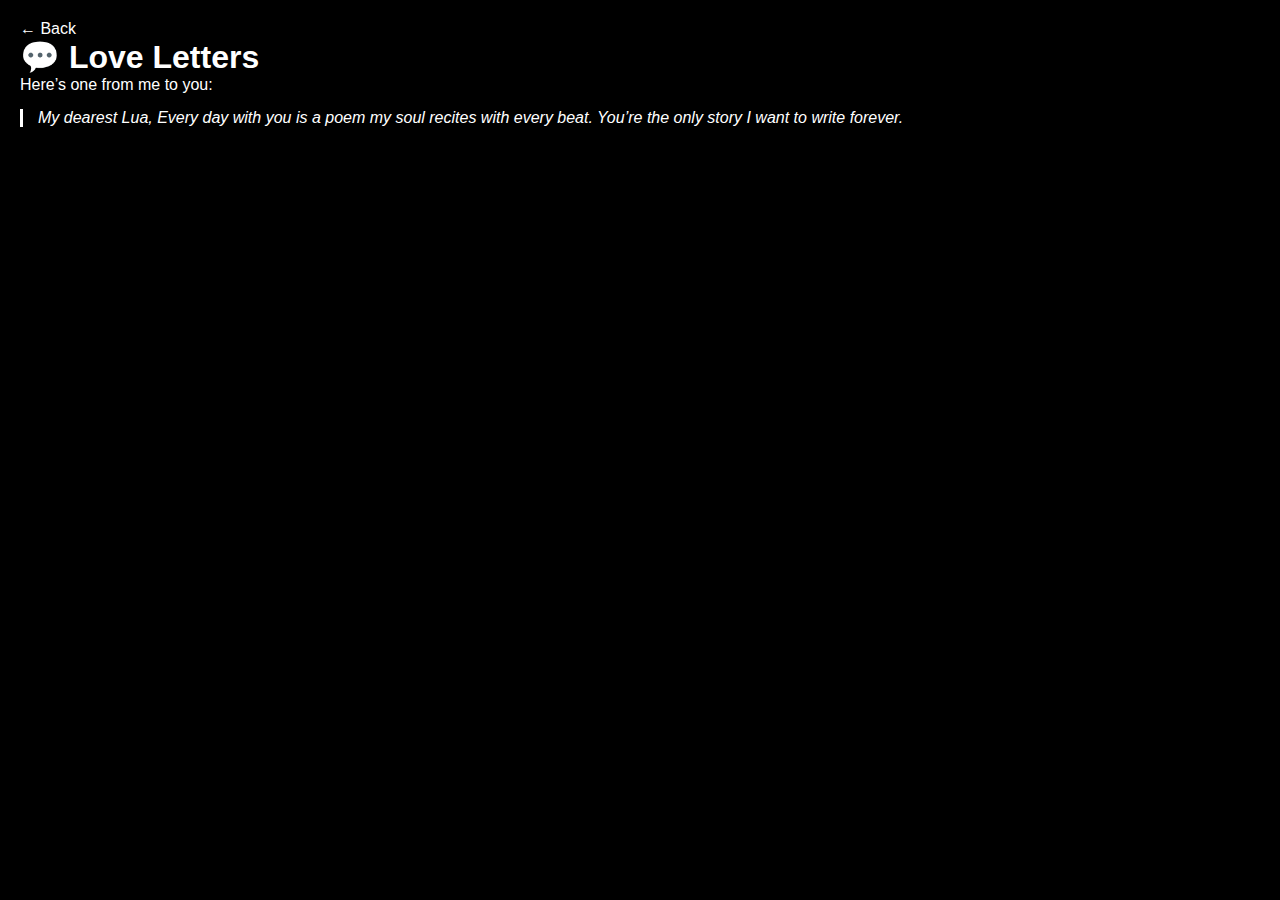
<file: letters.html>
<!DOCTYPE html>
<html lang="en">
<head>
  <meta charset="UTF-8" />
  <meta name="viewport" content="width=device-width, initial-scale=1.0" />
  <title>Love Letters</title>
  <link rel="stylesheet" href="styles.css" />
</head>
<body style="background:black; color:white; padding:20px">
  <a href="index.html" style="color:white; text-decoration:none;">← Back</a>
  <h1>💬 Love Letters</h1>
  <p>Here’s one from me to you:</p>
  <blockquote style="margin-top: 15px;">
    My dearest Lua,  
    Every day with you is a poem  
    my soul recites with every beat.  
    You’re the only story I want to write forever.  
  </blockquote>
</body>
</html>
</file>
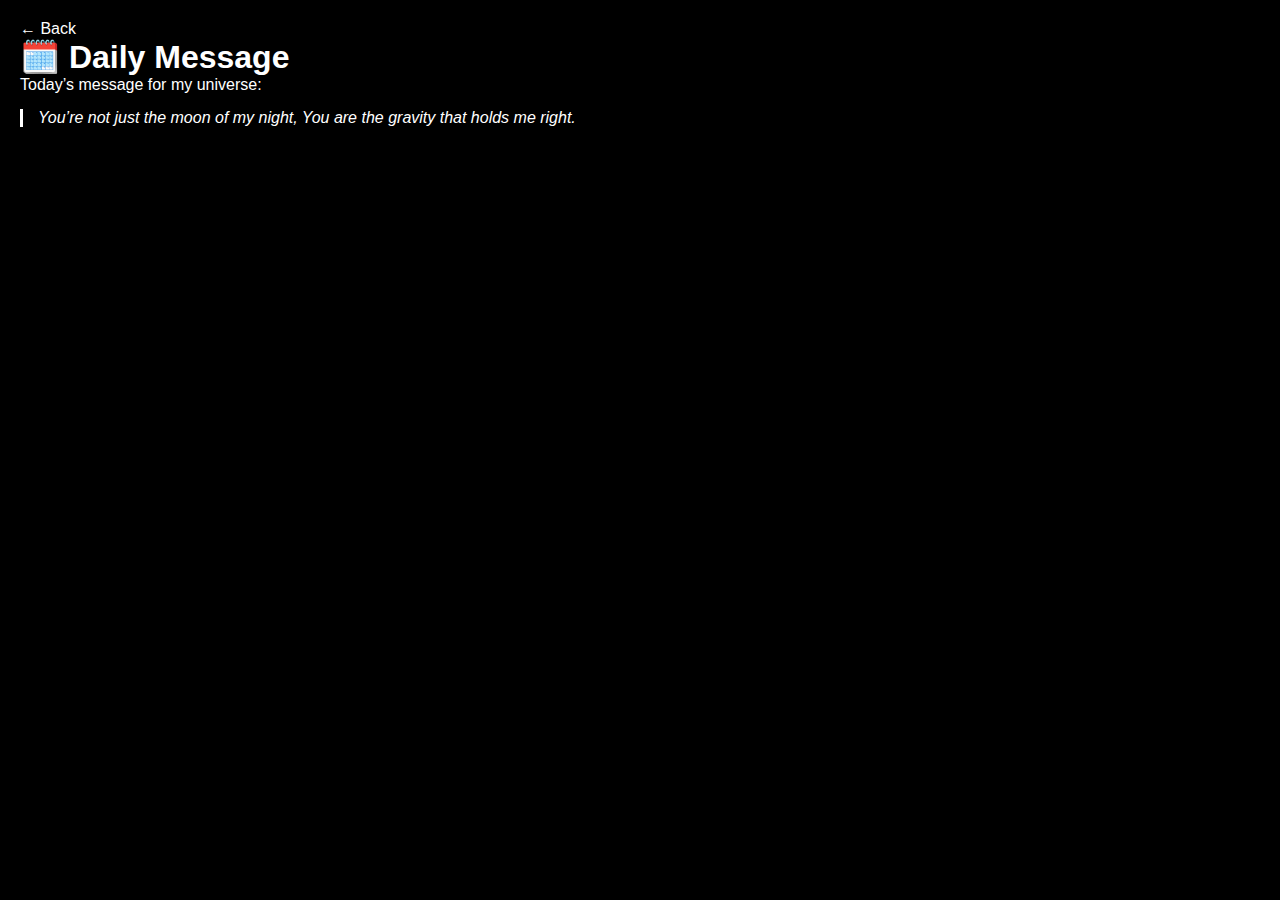
<file: message.html>
<!DOCTYPE html>
<html lang="en">
<head>
  <meta charset="UTF-8" />
  <meta name="viewport" content="width=device-width, initial-scale=1.0" />
  <title>Daily Message</title>
  <link rel="stylesheet" href="styles.css" />
</head>
<body style="background:black; color:white; padding:20px">
  <a href="index.html" style="color:white; text-decoration:none;">← Back</a>
  <h1>🗓️ Daily Message</h1>
  <p>Today’s message for my universe:</p>
  <blockquote style="margin-top: 15px; font-style: italic;">
    You’re not just the moon of my night,  
    You are the gravity that holds me right.  
  </blockquote>
</body>
</html>
</file>
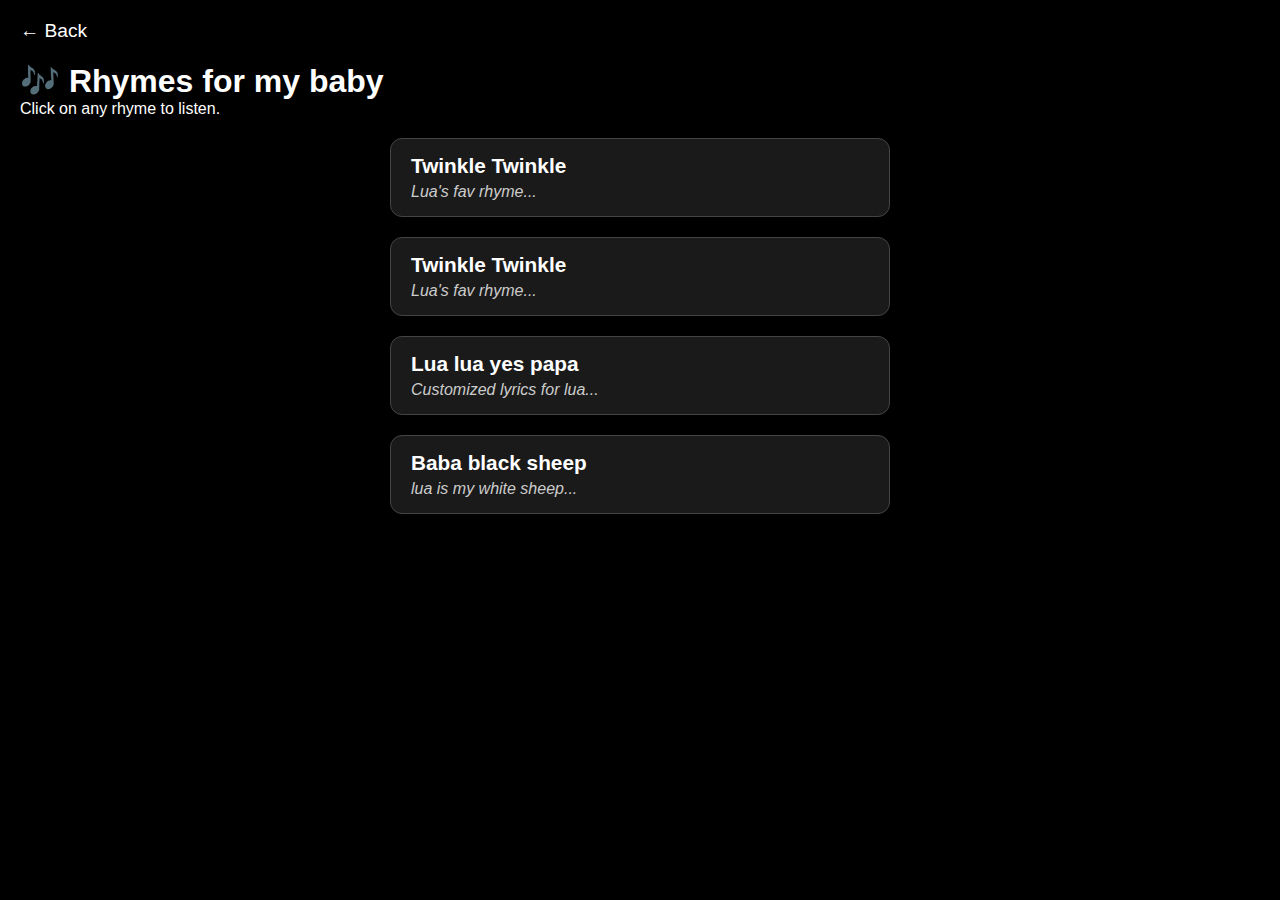
<file: rhymes.html>
<!DOCTYPE html>
<html lang="en">
<head>
  <meta charset="UTF-8" />
  <meta name="viewport" content="width=device-width, initial-scale=1.0" />
  <title>Rhymes for Her</title>
  <link rel="stylesheet" href="styles.css" />
  <style>
    .rhyme-list {
      display: flex;
      flex-direction: column;
      gap: 20px;
      margin-top: 20px;
      align-items: center;
    }

    .rhyme-card {
      width: 90%;
      max-width: 500px;
      background: #1a1a1a;
      border: 1px solid #444;
      border-radius: 12px;
      padding: 15px 20px;
      cursor: pointer;
      transition: background 0.3s, transform 0.2s;
    }

    .rhyme-card:hover {
      background: #2a2a2a;
      transform: scale(1.02);
    }

    .rhyme-title {
      font-size: 1.3em;
      font-weight: bold;
      color: #fff;
    }

    .rhyme-preview {
      font-size: 1em;
      color: #ccc;
      margin-top: 5px;
      font-style: italic;
    }

    /* Lightbox for full rhyme view */
    .rhyme-viewer {
      display: none;
      position: fixed;
      z-index: 9999;
      top: 0;
      left: 0;
      width: 100%;
      height: 100%;
      background: rgba(0, 0, 0, 0.95);
      justify-content: center;
      align-items: center;
      padding: 20px;
      text-align: center;
      flex-direction: column;
    }

    .rhyme-viewer.active {
      display: flex;
    }

    .rhyme-viewer h2 {
      font-size: 1.8em;
      margin-bottom: 10px;
    }

    .rhyme-viewer pre {
      white-space: pre-wrap;
      font-family: inherit;
      color: #eee;
      max-width: 600px;
    }

    .rhyme-viewer audio {
      margin: 20px 0;
      width: 90%;
      max-width: 500px;
    }

    .close-rhyme {
      margin-top: 20px;
      font-size: 1.2em;
      color: #fff;
      cursor: pointer;
      padding: 10px 20px;
      border: 1px solid white;
      border-radius: 8px;
      background: transparent;
      transition: background 0.3s;
    }

    .close-rhyme:hover {
      background: white;
      color: black;
    }
  </style>
</head>
<body class="page-container">
  <a href="index.html" class="back-link">← Back</a>
  <h1>🎶 Rhymes for my baby</h1>
  <p>Click on any rhyme to listen.</p>

  <div class="rhyme-list">
    <div class="rhyme-card" data-title="Twinkle Twinkle" data-audio="rhyme1.mp3" data-lyrics="Song Lyrics
Twinkle twinkle little star.
How I wonder what you are.
Up above the world so high.
Like a diamond in the sky.
Twinkle twinkle little star.
How I wonder what you are.

Twinkle twinkle little star.
How I wonder what you are.
Up above the world so high.
Like a diamond in the sky.
Twinkle twinkle little star.
How I wonder what you are.">
      <div class="rhyme-title">Twinkle Twinkle</div>
      <div class="rhyme-preview">Lua's fav rhyme...</div>
    </div>
    <div class="rhyme-card" data-title="Lua lua yes papa" data-audio="rhyme2.mp3" data-lyrics="Lua , Lua!
Yes papa?
Eating sugar?
No papa.
Telling lies?
No papa.
Open your mouth!
Ha ha ha! 

">
     <div class="rhyme-title">Twinkle Twinkle</div>
      <div class="rhyme-preview">Lua's fav rhyme...</div>
    </div>
    <div class="rhyme-card" data-title="Lua lua yes papa" data-audio="rhyme2.mp3" data-lyrics="Lua , Lua!
Yes papa?
Eating sugar?
No papa.
Telling lies?
No papa.
Open your mouth!
Ha ha ha! 

">
      
      <div class="rhyme-title">Lua lua yes papa</div>
      <div class="rhyme-preview">Customized lyrics for lua...</div>
    </div>
    <div class="rhyme-card" data-title="Baba black sheep" data-audio="rhyme3.mp3" data-lyrics="Baa-baa black sheep, have you any wool?
Yes sir, yes sir, three bags full
One for the master, one for the dame
One for the little boy who lives down the lane
Baa-baa black sheep, have you any wool?
Yes sir, yes sir, three bags full">
      <div class="rhyme-title">Baba black sheep</div>
      <div class="rhyme-preview">lua is my white sheep...</div>
    </div>
  </div>

  <!-- Lightbox Viewer -->
  <div id="rhymeViewer" class="rhyme-viewer">
    <h2 id="viewerTitle">Rhyme Title</h2>
    <audio id="viewerAudio" controls></audio>
    <pre id="viewerLyrics">Lyrics will appear here.</pre>
    <button class="close-rhyme" onclick="closeRhyme()">Close</button>
  </div>

  <script>
    const cards = document.querySelectorAll('.rhyme-card');
    const viewer = document.getElementById('rhymeViewer');
    const viewerTitle = document.getElementById('viewerTitle');
    const viewerAudio = document.getElementById('viewerAudio');
    const viewerLyrics = document.getElementById('viewerLyrics');

    cards.forEach(card => {
      card.addEventListener('click', () => {
        const title = card.dataset.title;
        const audio = card.dataset.audio;
        const lyrics = card.dataset.lyrics;

        viewerTitle.textContent = title;
        viewerAudio.src = audio;
        viewerLyrics.textContent = lyrics;

        viewer.classList.add('active');
      });
    });

    function closeRhyme() {
      viewer.classList.remove('active');
      viewerAudio.pause();
      viewerAudio.currentTime = 0;
    }
  </script>
</body>
</html>
</file>
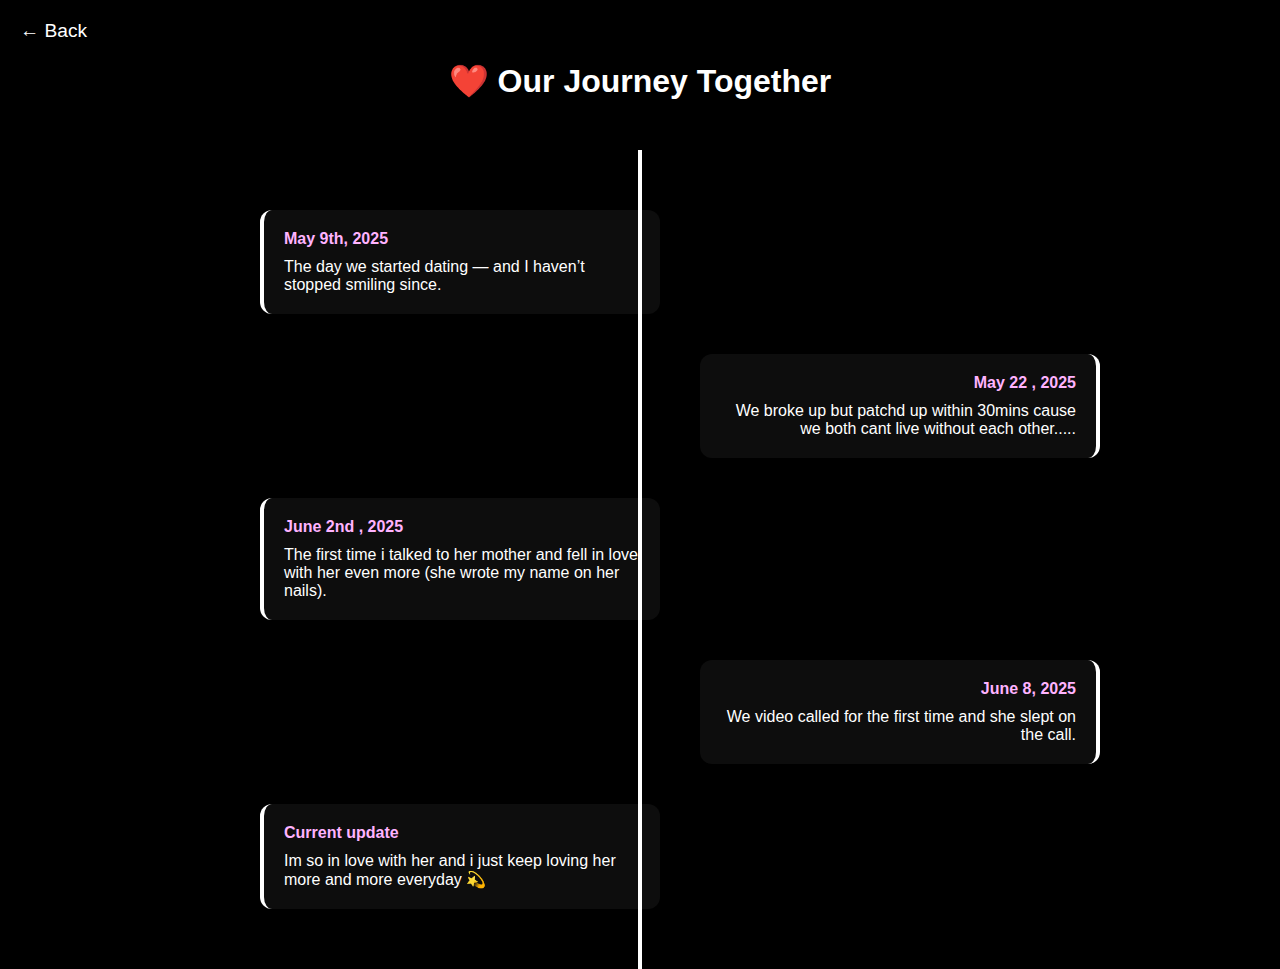
<file: timeline.html>
<!DOCTYPE html>
<html lang="en">
<head>
  <meta charset="UTF-8" />
  <meta name="viewport" content="width=device-width, initial-scale=1.0" />
  <title>Relationship Timeline</title>
  <link rel="stylesheet" href="styles.css" />
  <style>
    body {
      background: black;
      color: white;
      font-family: 'Segoe UI', sans-serif;
    }

    .timeline-container {
      position: relative;
      max-width: 800px;
      margin: 50px auto;
      padding: 20px;
    }

    .timeline-line {
      position: absolute;
      top: 0;
      left: 50%;
      width: 4px;
      height: 100%;
      background-color: white;
      transform: translateX(-50%);
    }

    .timeline-entry {
      position: relative;
      margin: 40px 0;
      padding: 20px;
      width: 100%;
      max-width: 400px;
      background: rgba(255, 255, 255, 0.05);
      border-radius: 12px;
      border-left: 4px solid white;
      opacity: 0;
      transform: translateY(30px);
      transition: all 0.6s ease;
    }

    .timeline-entry.show {
      opacity: 1;
      transform: translateY(0);
    }

    .timeline-entry.left {
      left: 0;
      margin-left: 0;
      border-left: 4px solid white;
    }

    .timeline-entry.right {
      left: 50%;
      margin-left: 60px;
      border-left: none;
      border-right: 4px solid white;
      text-align: right;
    }

    .timeline-date {
      font-weight: bold;
      margin-bottom: 10px;
      color: #ffb3ff;
    }

    @media (max-width: 600px) {
      .timeline-line {
        left: 15px;
      }

      .timeline-entry,
      .timeline-entry.right,
      .timeline-entry.left {
        margin-left: 30px;
        left: 0 !important;
        max-width: 90%;
        text-align: left;
        border-left: 4px solid white;
        border-right: none;
      }
    }
  </style>
</head>
<body class="page-container">
  <a href="index.html" class="back-link">← Back</a>
  <h1 style="text-align:center;">❤️ Our Journey Together</h1>
  <div class="timeline-container">
    <div class="timeline-line"></div>

    <div class="timeline-entry left">
      <div class="timeline-date">May 9th, 2025</div>
      The day we started dating — and I haven’t stopped smiling since.
    </div>

    <div class="timeline-entry right">
      <div class="timeline-date">May 22 , 2025</div>
      We broke up but patchd up within 30mins cause we both cant live without each other.....
    </div>

    <div class="timeline-entry left">
      <div class="timeline-date">June 2nd , 2025</div>
      The first time i talked to her mother and fell in love with her even more (she wrote my name on her nails).
    </div>

    <div class="timeline-entry right">
      <div class="timeline-date">June 8, 2025</div>
      We video called for the first time and she slept on the call.
    </div>

    <div class="timeline-entry left">
      <div class="timeline-date">Current update</div>
      Im so in love with her and i just keep loving her more and more everyday 💫
    </div>
  </div>

  <script>
    const entries = document.querySelectorAll('.timeline-entry');
    const observer = new IntersectionObserver((entriesObs) => {
      entriesObs.forEach(entry => {
        if (entry.isIntersecting) {
          entry.target.classList.add('show');
        }
      });
    }, { threshold: 0.2 });

    entries.forEach(el => observer.observe(el));
  </script>
</body>
</html>
</file>
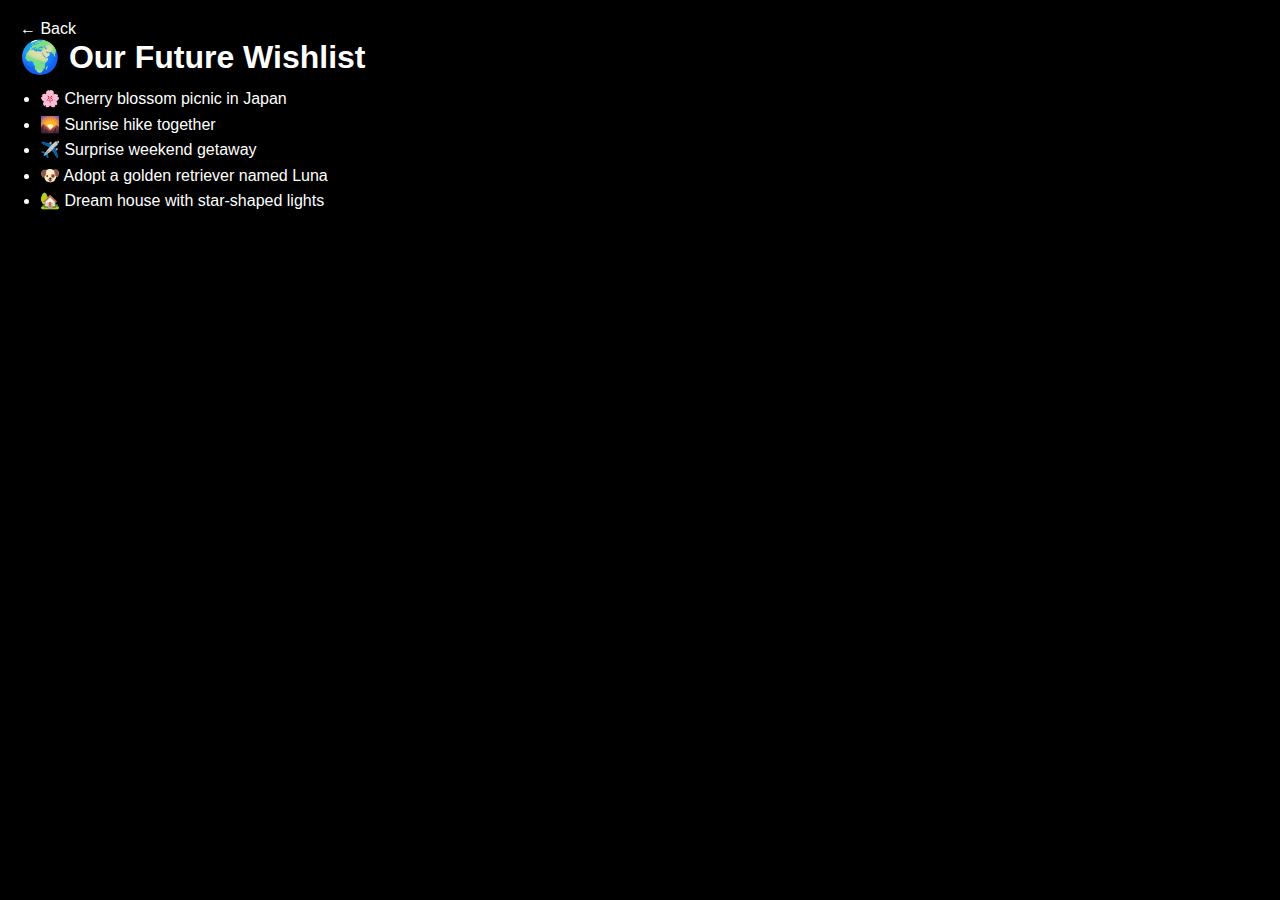
<file: wishlist.html>
<!DOCTYPE html>
<html lang="en">
<head>
  <meta charset="UTF-8" />
  <meta name="viewport" content="width=device-width, initial-scale=1.0" />
  <title>Future Wishlist</title>
  <link rel="stylesheet" href="styles.css" />
</head>
<body style="background:black; color:white; padding:20px">
  <a href="index.html" style="color:white; text-decoration:none;">← Back</a>
  <h1>🌍 Our Future Wishlist</h1>
  <ul style="margin-top: 10px;">
    <li>🌸 Cherry blossom picnic in Japan</li>
    <li>🌄 Sunrise hike together</li>
    <li>✈️ Surprise weekend getaway</li>
    <li>🐶 Adopt a golden retriever named Luna</li>
    <li>🏡 Dream house with star-shaped lights</li>
  </ul>
</body>
</html>
</file>
<file: styles.css>
/* Reset and Base Styles */
* {
  margin: 0;
  padding: 0;
  box-sizing: border-box;
}

html, body {
  font-family: 'Segoe UI', sans-serif;
  background: black;
  color: white;
  height: 100%;
  width: 100%;
}

/* Star Canvas (for homepage) */
canvas {
  position: fixed;
  top: 0;
  left: 0;
  z-index: 0;
}

/* Centered content container */
.centered-content {
  position: absolute;
  top: 50%;
  left: 50%;
  transform: translate(-50%, -50%);
  text-align: center;
  z-index: 2;
  padding: 10px;
  width: 100%;
  max-width: 90vw;
}

/* Animated title */
.title {
  font-size: clamp(1.2rem, 5vw, 2.5rem);
  margin-bottom: 20px;
  letter-spacing: 2px;
  animation: fadeInSlide 2s ease-out;
  text-align: center;
  transform: translateX(45px);
}

@keyframes fadeInSlide {
  0% { opacity: 0; transform: translateY(-20px); }
  100% { opacity: 1; transform: translateY(0); }
}

/* Ring of interactive stars */
.stars-nav {
  position: relative;
  width: clamp(180px, 60vw, 280px);
  height: clamp(180px, 60vw, 280px);
  margin: 0 auto;
}

.star {
  position: absolute;
  width: clamp(45px, 12vw, 60px);
  height: clamp(45px, 12vw, 60px);
  font-size: clamp(1rem, 4vw, 1.5rem);
  border-radius: 50%;
  border: 2px solid #fff;
  background: rgba(255, 255, 255, 0.1);
  color: white;
  display: flex;
  justify-content: center;
  align-items: center;
  animation: beat 1.5s infinite;
  text-decoration: none;
}

@keyframes beat {
  0%, 100% { transform: scale(1); }
  50% { transform: scale(1.2); }
}

/* Ring placement */
.star:nth-child(1) { top: 0%; left: 50%; transform: translate(-50%, -50%); }
.star:nth-child(2) { top: 25%; left: 90%; transform: translate(-50%, -50%); }
.star:nth-child(3) { top: 75%; left: 90%; transform: translate(-50%, -50%); }
.star:nth-child(4) { top: 100%; left: 50%; transform: translate(-50%, -50%); }
.star:nth-child(5) { top: 75%; left: 10%; transform: translate(-50%, -50%); }
.star:nth-child(6) { top: 25%; left: 10%; transform: translate(-50%, -50%); }

/* Inner Page Container */
.page-container {
  padding: 20px;
  background: black;
  color: white;
  min-height: 100vh;
  box-sizing: border-box;
  overflow-y: auto;
}

/* Back link */
a.back-link {
  color: white;
  text-decoration: none;
  display: inline-block;
  margin-bottom: 20px;
  font-size: 1.2em;
}

/* Responsive images */
img {
  max-width: 100%;
  height: auto;
  border-radius: 10px;
}

/* Quotes, paragraphs, and list items */
blockquote {
  font-style: italic;
  border-left: 3px solid white;
  padding-left: 15px;
  margin: 15px 0;
}

ul {
  padding-left: 20px;
  line-height: 1.6;
}

audio {
  width: 100%;
  margin-top: 10px;
}

/* Photo Album Gallery */
.gallery {
  display: flex;
  flex-wrap: wrap;
  gap: 10px;
  justify-content: center;
}

.thumbnail {
  width: 100px;
  height: auto;
  border-radius: 8px;
  cursor: pointer;
  transition: transform 0.2s;
}

.thumbnail:hover {
  transform: scale(1.05);
}

/* Lightbox overlay */
.lightbox {
  display: none;
  position: fixed;
  z-index: 9999;
  top: 0; left: 0;
  width: 100%;
  height: 100%;
  background-color: rgba(0,0,0,0.9);
  justify-content: center;
  align-items: center;
  flex-direction: column;
  padding: 10px;
}

.lightbox img {
  max-width: 90%;
  max-height: 80vh;
  border-radius: 10px;
}

.close-btn {
  position: absolute;
  top: 20px;
  right: 30px;
  font-size: 2em;
  color: white;
  cursor: pointer;
}

/* Small screen tweaks */
@media (max-width: 480px) {
  .thumbnail {
    width: 80px;
  }

  .close-btn {
    font-size: 1.5em;
    right: 20px;
  }

  .title {
    font-size: 1.5rem;
  }

  a.back-link {
    font-size: 1rem;
  }
}
</file>
